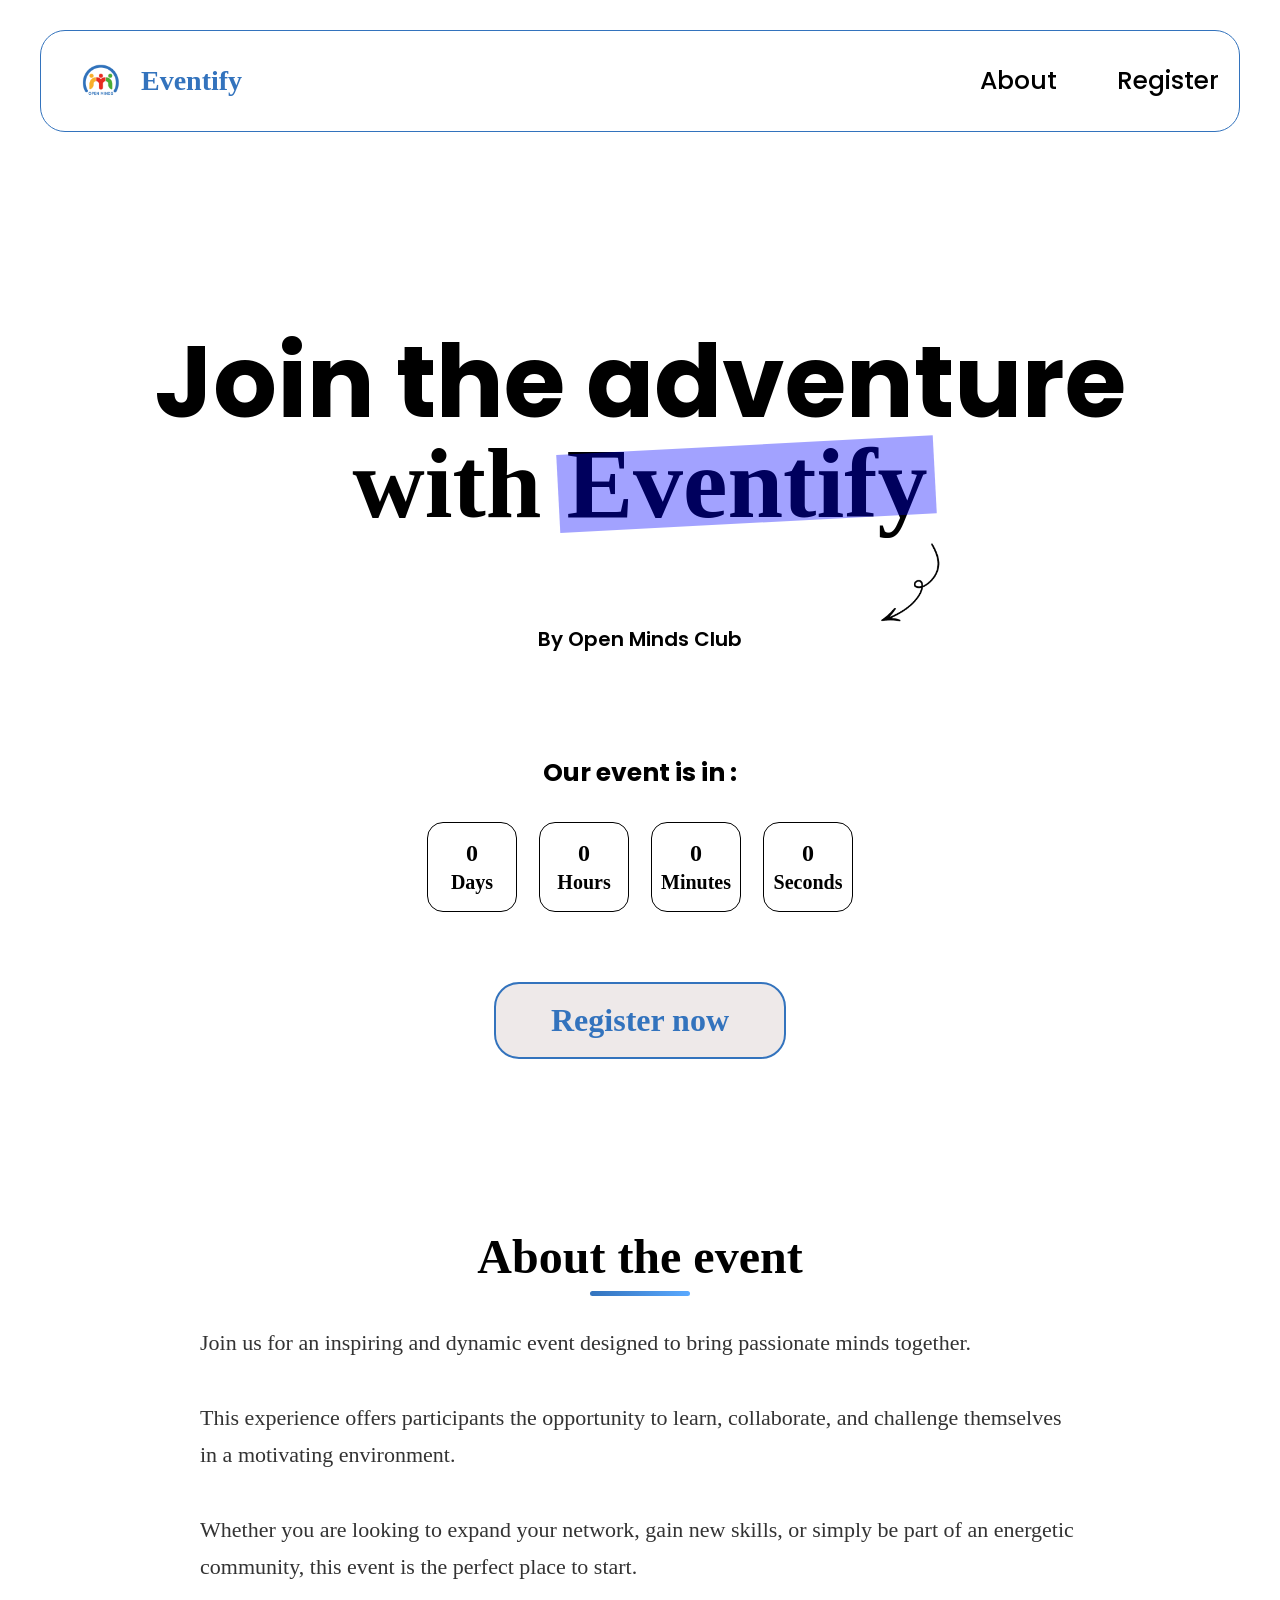
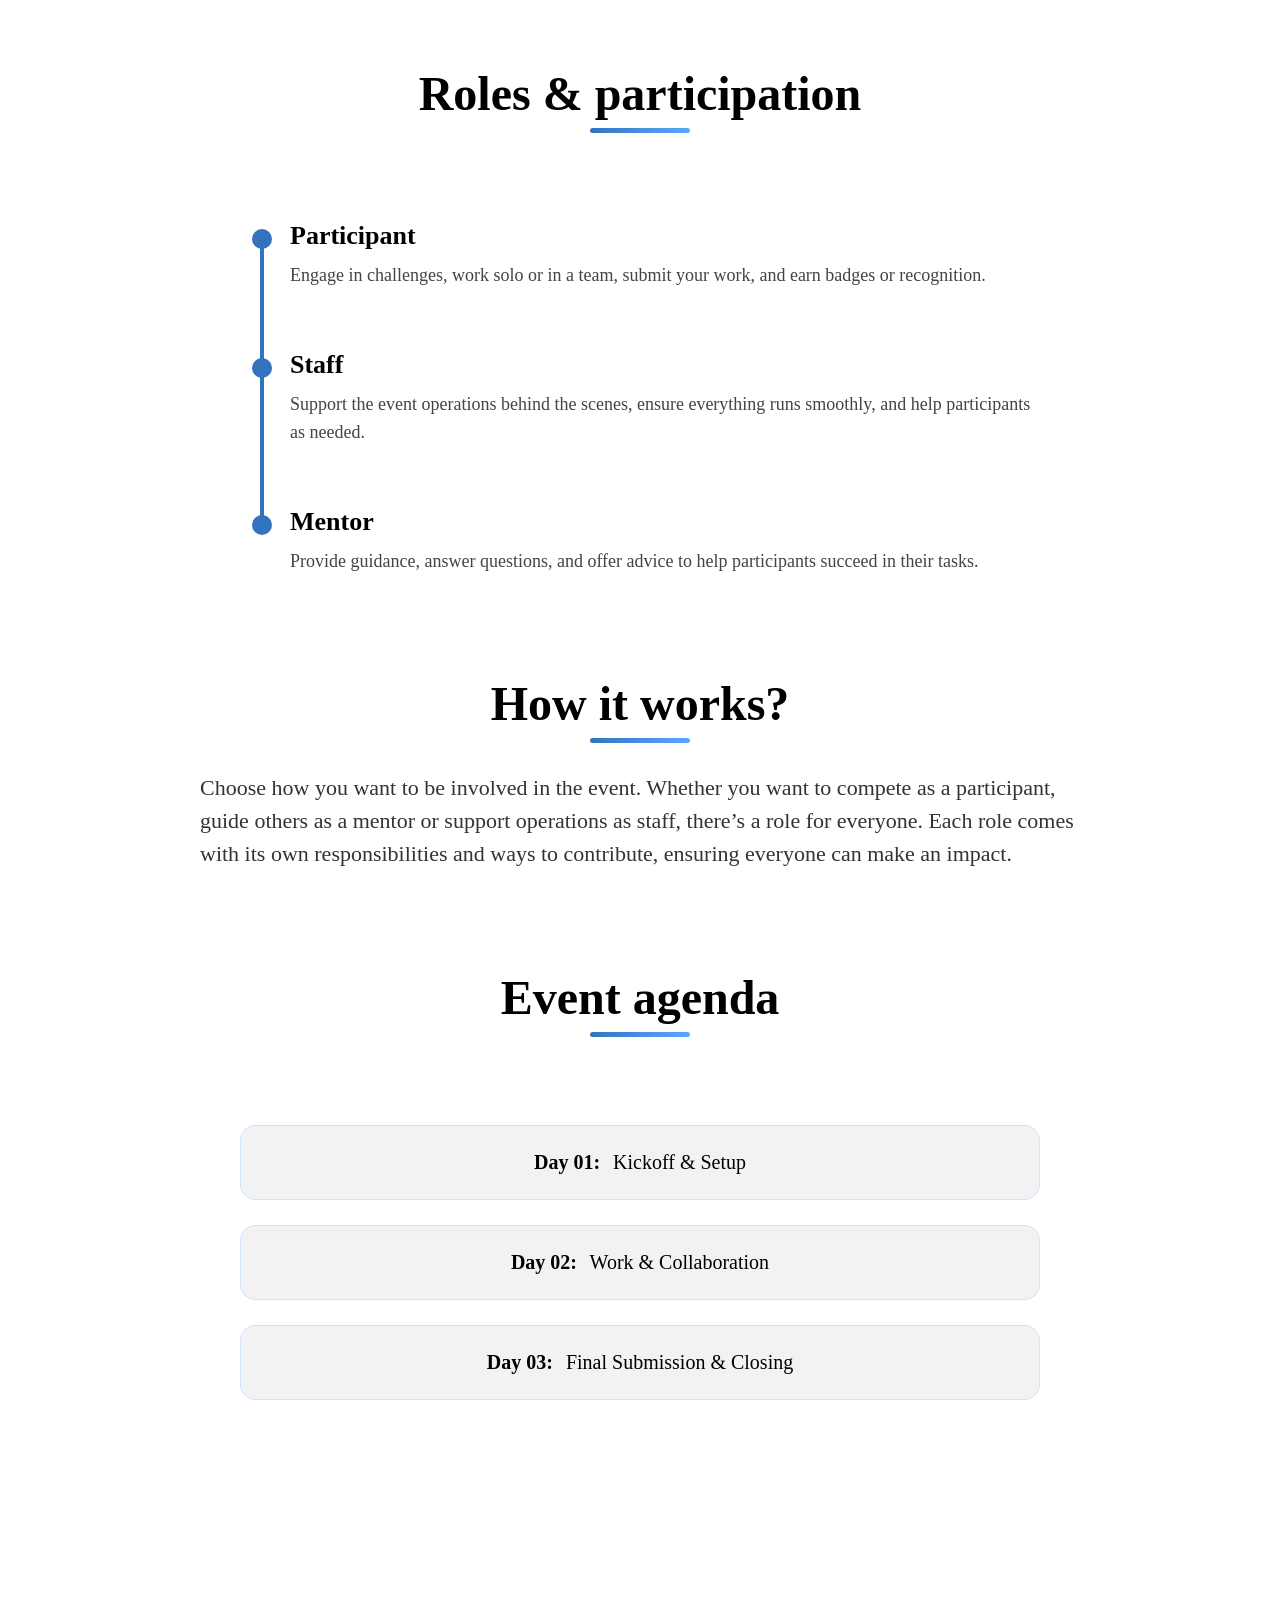
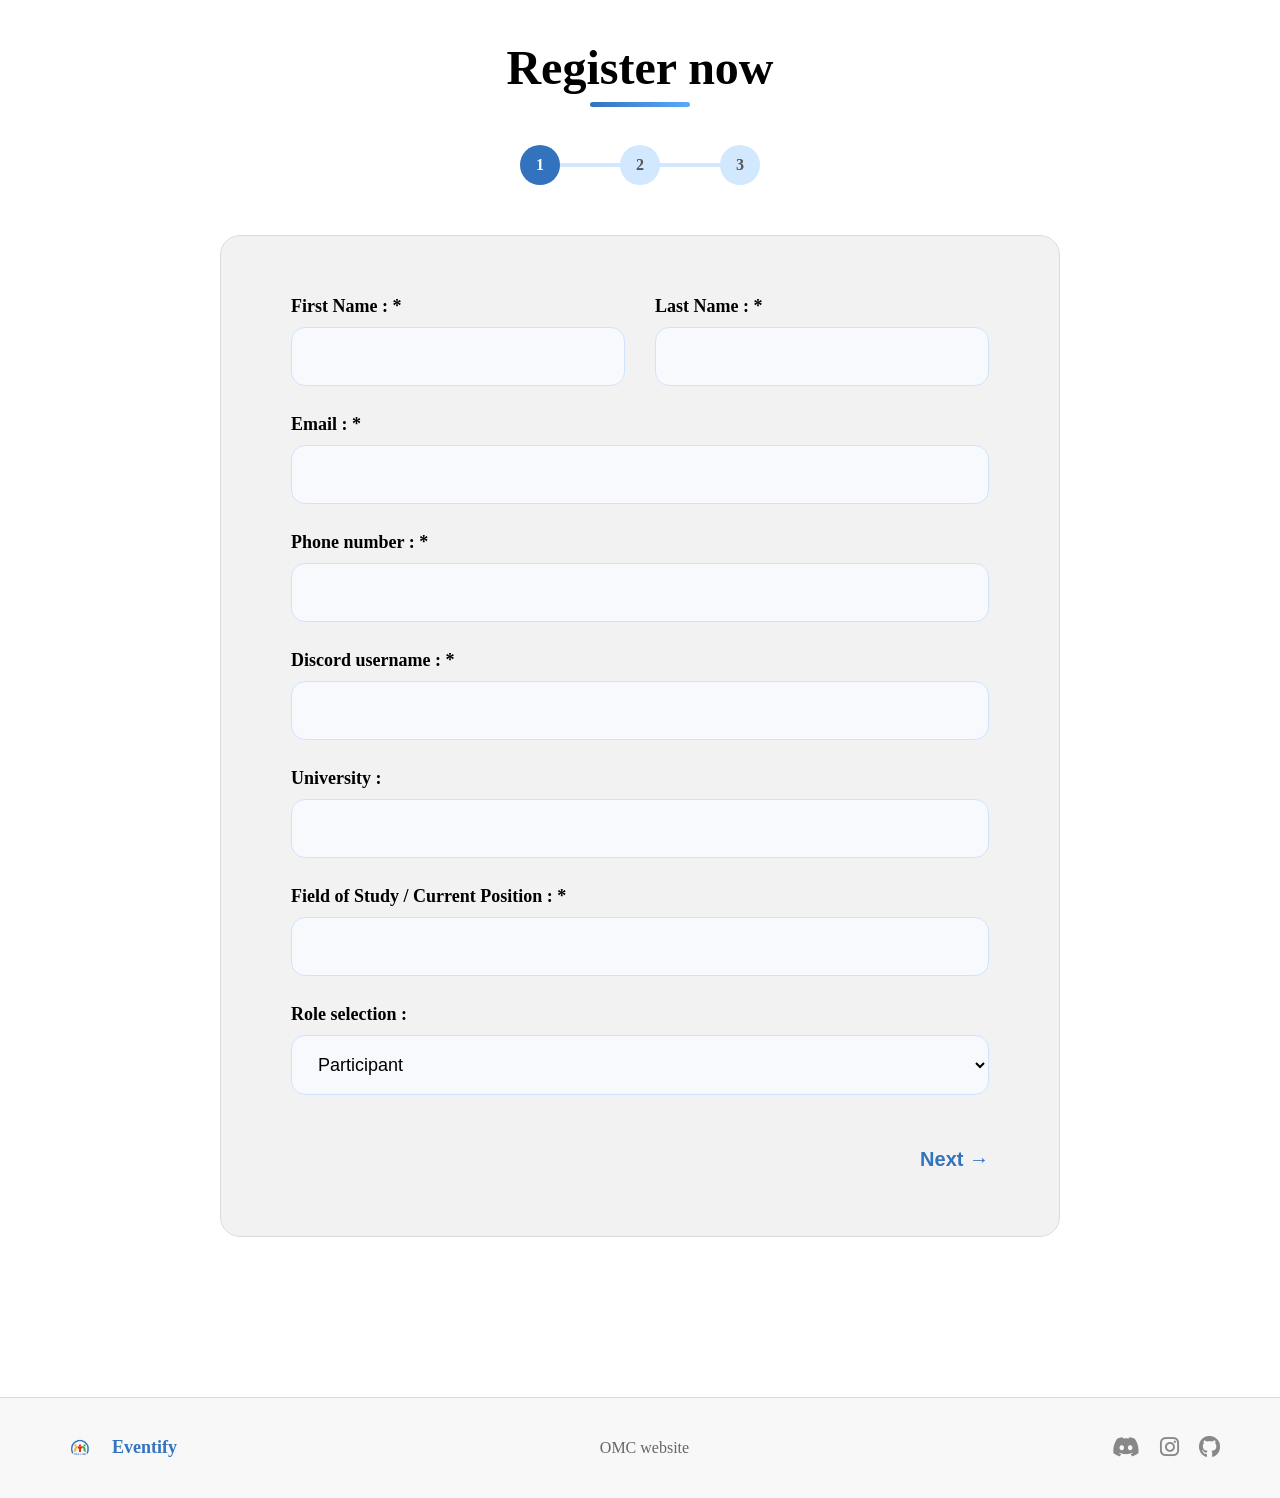
<file: index.html>
<!DOCTYPE html>
<lang="en">
<head>
    <meta charset="UTF-8">
    <meta name="keywords" content="
    event management,
    omc,
    Idathon,
    hackathon,
    coding event,
    Open Minds Club,
    USTHB event,
    programming competition,
    student tech event,
    algeria hackathon,
    coding competition,
    developer event,
    Eventify platform">
    <meta name="description" content="
    Eventify is a platform created by Open Minds Club to manage tech events, hackathons and registrations. 
    Join the adventure and participate in coding challenges with students and developers.">
    <meta name="viewport" content="width=device-width, initial-scale=1.0">
    <link rel="preconnect" href="https://fonts.googleapis.com">
    <link rel="preconnect" href="https://fonts.gstatic.com" crossorigin>
    <link rel="preconnect" href="https://fonts.googleapis.com">
    <link rel="preconnect" href="https://fonts.gstatic.com" crossorigin>
    <link href="https://fonts.googleapis.com/css2?family=Poppins:ital,wght@0,100;0,200;0,300;0,400;0,500;0,600;0,700;0,800;0,900;1,100;1,200;1,300;1,400;1,500;1,600;1,700;1,800;1,900&family=Raleway:ital,wght@0,100..900;1,100..900&display=swap" rel="stylesheet">
    <link href="https://fonts.googleapis.com/css2?family=Poppins:ital,wght@0,100;0,200;0,300;0,400;0,500;0,600;0,700;0,800;0,900;1,100;1,200;1,300;1,400;1,500;1,600;1,700;1,800;1,900&display=swap" rel="stylesheet">
    <link rel="stylesheet" href="frontend/css/style.css">
    <link rel="stylesheet" href="https://cdnjs.cloudflare.com/ajax/libs/font-awesome/6.5.0/css/all.min.css">
    <link rel="icon" type="image/png" href="frontend/images/OMC.png">
    <title>EVENTIFY</title>
</head>
<body>
    <header>
        <div class="logo">
            <img src="frontend/images/OMC.png" alt="omc logo">
            <h1>Eventify</h1>
        </div>
        <ul class="links">
            <li><a href="#about">About</a></li>
            <li><a href="#register-section">Register</a></li>
        </ul>
    </header>


    <section class="main">
        <div class="text">
            <h1 class="text-t"><span class="text-s">Join the adventure</span><br>
            with <span class="eventify"> Eventify</span></h1>
        </div>
        <div class="parg">
            <img src="frontend/images/Sahm.png" alt="sahm" class="sahm">
            <p>By Open Minds Club</p>
        </div>
        <div class="time">
            <p class="time-text">Our event is in :</p>
            <div class="countdown">
                <div class="box">
                    <h3 id="days">0</h3>
                    <p>Days</p>
                </div>
                <div class="box">
                    <h3 id="hours">0</h3>
                    <p>Hours</p>
                </div>
                <div class="box">
                    <h3 id="minutes">0</h3>
                    <p>Minutes</p>
                </div>
                <div class="box">
                    <h3 id="seconds">0</h3>
                    <p>Seconds</p>
                </div>
            </div>
        </div>
        <div class="btn">
            <a href="#register-section">Register now</a>
        </div>
    </section>
<!--suite-->

    <section class="about" id="about">
        <div class="container">
            <h2>About the event</h2>
            <p class="about-text">
                Join us for an inspiring and dynamic event designed to bring passionate minds together.<br><br>
                This experience offers participants the opportunity to learn, collaborate, and challenge themselves in a motivating environment.<br><br>
                Whether you are looking to expand your network, gain new skills, or simply be part of an energetic community, this event is the perfect place to start.
            </p>
        <h2 class="roles-title">Roles & participation</h2>

        <div class="roles-timeline">

            <div class="timeline-item">
                <div class="timeline-dot"></div>
                <div class="timeline-content">
                    <h3>Participant</h3>
                    <p>Engage in challenges, work solo or in a team, submit your work, and earn badges or recognition.</p>
                </div>
            </div>

            <div class="timeline-item">
                <div class="timeline-dot"></div>
                <div class="timeline-content">
                    <h3>Staff</h3>
                    <p>Support the event operations behind the scenes, ensure everything runs smoothly, and help participants as needed.</p>
                </div>
            </div>

            <div class="timeline-item">
                <div class="timeline-dot"></div>
                <div class="timeline-content">
                    <h3>Mentor</h3>
                    <p>Provide guidance, answer questions, and offer advice to help participants succeed in their tasks.</p>
                </div>
            </div>

        </div>

            <h2>How it works?</h2>
            <p class="how-text">
                Choose how you want to be involved in the event. Whether you want to compete as a participant,
                 guide others as a mentor or support operations as staff, there’s a role for everyone. 
                 Each role comes with its own responsibilities and ways to contribute, ensuring everyone can make an impact.
            </p>

            <h2>Event agenda</h2>

            <div class="agenda-wrapper">

                <div class="agenda-item">
                    <strong>Day 01:</strong> Kickoff & Setup
                </div>

                <div class="agenda-item">
                    <strong>Day 02:</strong> Work & Collaboration
                </div>

                <div class="agenda-item">
                    <strong>Day 03:</strong> Final Submission & Closing
                </div>

            </div>
        </div>
    </section>

    <section class="register" id="register-section">
        <div class="container">
            <h2>Register now</h2>

            <div class="progress">
                <div class="step active">1</div>
                <div class="step">2</div>
                <div class="step">3</div>
            </div>



            <!-- FORM 1 : Info personnelle -->
            <form class="register-form" id="form1">
                <div class="form-row">
                    <div class="form-group">
                        <label>First Name : *</label>
                        <input type="text" id="firstName" name="firstName" required maxlength="15">
                    </div>
                    <div class="form-group">
                        <label>Last Name : *</label>
                        <input type="text" id="lastName" name="lastName" required maxlength="15">
                    </div>
                </div>
                <div class="form-group">
                    <label>Email : *</label>
                    <input type="email" id="emailInput" name="email" required maxlength="200" autocomplete="email">
                </div>
                <div class="form-group">
                    <label>Phone number : *</label>
                    <input type="tel" id="phone" name="phone" required minlength="10" maxlength="12" pattern="[0-9+\-() ]{7,32}">
                </div>
                <div class="form-group">
                    <label>Discord username : *</label>
                    <input type="text" id="discordUsername" name="discordUsername" required maxlength="50">
                </div>
                <div class="form-group">
                    <label>University :</label>
                    <input type="text" id="university" name="university" maxlength="100">
                </div>
                <div class="form-group">
                    <label>Field of Study / Current Position : *</label>
                    <input type="text" id="fieldOfStudy" name="fieldOfStudy" maxlength="100" required>
                </div>
                <div class="form-group">
                    <label>Role selection :</label>
                    <select required id="roleSelect" name="role">
                        <option value="participant">Participant</option>
                    </select>
                </div>
                <div style="display: flex; justify-content: flex-end; margin-top: 20px;">
                    <button type="button" class="btn-register" id="next1">Next →</button>
                </div>
            </form>

            <!-- FORM 2 : Participant -->
            <form class="register-form" id="form2" style="display: none; margin-top: 40px;">
                <div class="form-group">
                    <label>Do you already have a team? *:</label>
                      <label class="radio-option">
                            <input type="radio" name="team" value="yes" required>
                            <span>Yes</span>
                        </label>
                        <label class="radio-option">
                            <input type="radio" name="team" value="no">
                            <span>No</span>
                        </label>
                </div>
                <div class="form-group">
                    <label>if yes, add your team name :</label>
                    <input type="text" id="teamName" name="teamName" maxlength="80">
                </div>
                <div class="form-group">
                    <label>Programming languages or tools you use :</label>
                    <input type="text" id="tools" name="tools" required maxlength="200">
                </div>
                <div class="form-group">
                    <label>Why do you want to participate? :</label>
                    <input type="text" id="motivation" name="motivation" required maxlength="300">
                </div>
                <div class="form-group">
                    <label>What do you expect from this event? :</label>
                    <input type="text" id="expectations" name="expectations" maxlength="300">
                </div>
                <div class="form-group">
                    <label>Your main skills :</label>
                    <input type="text" id="mainSkills" name="mainSkills" maxlength="200">
                </div>
                <div class="form-group">
                    <label>Skill Level :</label>
                    <select required id="skillLevelSelect" name="skillLevel">
                        <option value="">Select your skill level</option>
                        <option value="beginner">Beginner</option>
                        <option value="intermediate">Intermediate</option>
                        <option value="advanced">Advanced</option>
                    </select>
                </div>
                <div style="display: flex; justify-content: space-between; margin-top: 20px;">
                    <button type="button" class="btn-register" id="back2">← Back</button>
                    <button type="button" class="btn-register" id="next2">Next →</button>
                </div>
            </form>

            <!-- FORM 3 : Mentor -->
            <form class="register-form" id="form3" style="display: none; margin-top: 40px;">
                <div class="form-group">
                    <label>Years of Experience :</label>
                    <input type="text" id="yearsExperience" name="yearsExperience" required maxlength="40" autocomplete="off">
                </div>
                <div class="form-group">
                    <label>Portfolio :</label>
                    <input type="url" id="portfolio" name="portfolio" maxlength="200" placeholder="https://..." autocomplete="url">
                </div>
                <div class="form-group">
                    <label>Area of Expertise :</label>
                    <input type="text" id="expertiseArea" name="expertiseArea" maxlength="120" autocomplete="off">
                </div>
                <div class="form-group">
                    <label>Technologies / Tools mastered :</label>
                    <input type="text" id="masteredTools" name="masteredTools" maxlength="200" autocomplete="off">
                </div>
                <div class="form-group">
                    <label>Have you mentored before?</label>
                    <div class="radio-group">
                        <label class="radio-option">
                            <input type="radio" name="mentored" value="yes" required>
                            <span>Yes</span>
                        </label>
                        <label class="radio-option">
                            <input type="radio" name="mentored" value="no">
                            <span>No</span>
                        </label>
                    </div>
                </div>
                <div class="form-group">
                <label>Availability during the event :</label>
                <div id="shiftsMentor">
                    <div class="shift-row">
                        <select class="shift-day">
                            <option value="">Day</option>
                            <option value="day1">Day 1</option>
                            <option value="day2">Day 2</option>
                            <option value="day3">Day 3</option>
                        </select>
                        <select class="shift-time">
                            <option value="">Shift</option>
                            <option value="morning">Morning</option>
                            <option value="afternoon">Afternoon</option>
                            <option value="evening">Evening</option>
                            <option value="full">Full day</option>
                        </select>
                    </div>
                </div>
                <button type="button" class="add-shift-btn" onclick="addShift('shiftsMentor')">+ add shift</button>
                <input type="hidden" id="availabilityMentor" name="availability">
                </div>
                <div style="display: flex; justify-content: space-between; margin-top: 20px;">
                    <button type="button" class="btn-register" id="back3">← Back</button>
                    <button type="button" class="btn-register" id="next3">Next →</button>
                </div>
            </form>

            <!-- FORM 4 : Staff -->
            <form class="register-form" id="form4" style="display: none; margin-top: 40px;">
                <div class="form-group">
                    <label>Preferred Role :</label>
                    <input type="text" id="preferredRole" name="preferredRole" required maxlength="120" autocomplete="off">
                </div>
                <div class="form-group">
                    <label>Have you helped organize events before? (yes/no) :</label>
                    <select id="organizedBefore" name="organizedBefore" required>
                        <option value="">Select an option</option>
                        <option value="yes">Yes</option>
                        <option value="no">No</option>
                    </select>
                </div>
                <div class="form-group">
                    <label>Availability during the event :</label>
                    <div id="shiftsStaff">
                        <div class="shift-row">
                            <select class="shift-day">
                                <option value="">Day</option>
                                <option value="day1">Day 1</option>
                                <option value="day2">Day 2</option>
                                <option value="day3">Day 3</option>
                            </select>
                            <select class="shift-time">
                                <option value="">Shift</option>
                                <option value="morning">Morning</option>
                                <option value="afternoon">Afternoon</option>
                                <option value="evening">Evening</option>
                                <option value="full">Full day</option>
                            </select>
                        </div>
                    </div>
                    <button type="button" class="add-shift-btn" onclick="addShift('shiftsStaff')">+ add shift</button>
                    <input type="hidden" id="availabilityStaff" name="availability">
                </div>
                <div style="display: flex; justify-content: space-between; margin-top: 20px;">
                    <button type="button" class="btn-register" id="back4">← Back</button>
                    <button type="button" class="btn-register" id="next4">Next →</button>
                </div>
            </form>

            <!-- FORM FINAL : Confirmation -->
            <div class="register-form" id="final" style="display: none; margin-top: 40px; text-align: center;">
                <h4>Registration complete!</h4>
                <p>Thanks for joining Eventify. Keep an eye on your inbox for updates.</p>
                <div style="display: flex; justify-content: space-between; margin-top: 40px;">
                    <button type="button" class="btn-register" id="backFinal">← Back</button>
                    <button type="button" class="btn-register" id="submitFinal">Submit ✓</button>
                </div>
            </div>

            <!-- OTP Verification -->
            <div class="register-form" id="otpForm" style="display: none; margin-top: 40px; text-align: center;">
                <h4>Verify Your Email</h4>
                <p>Please enter the 6-digit OTP sent to your email address.</p>
                <div style="display: flex; justify-content: center; gap: 10px; margin: 20px 0;">
                    <input type="text" maxlength="1" class="otp-input" inputmode="numeric" pattern="[0-9]*">
                    <input type="text" maxlength="1" class="otp-input" inputmode="numeric" pattern="[0-9]*">
                    <input type="text" maxlength="1" class="otp-input" inputmode="numeric" pattern="[0-9]*">
                    <input type="text" maxlength="1" class="otp-input" inputmode="numeric" pattern="[0-9]*">
                    <input type="text" maxlength="1" class="otp-input" inputmode="numeric" pattern="[0-9]*">
                    <input type="text" maxlength="1" class="otp-input" inputmode="numeric" pattern="[0-9]*">
                </div>
                <div style="display: flex; justify-content: space-between; margin-top: 40px;">
                    <button type="button" class="btn-register" id="backOtp">← Back</button>
                    <button type="button" class="btn-register" id="verifyOtp">Verify OTP</button>
                </div>
            </div>

        </div>
    </section>

    <footer class="footer">
        <div class="footer-container">

        <div class="footer-left">
            <img src="frontend/images/OMC.png" alt="logo">
            <span>Eventify</span>
        </div>

        <div class="footer-center">
            <a href="https://www.openmindsclub.net/">OMC website</a>
        </div>

        <div class="footer-right">
            <a href="https://discord.com/invite/auupT4xpmP"><i class="fab fa-discord"></i></a>
            <a href="https://www.instagram.com/openmindsclub?utm_source=ig_web_button_share_sheet&igsh=ZDNlZDc0MzIxNw=="><i class="fab fa-instagram"></i></a>
            <a href="https://github.com/openmindsclub"><i class="fab fa-github"></i></a>
        </div>
        </div>
    </footer>
    <script src="frontend/js/script.js"></script>
</body>
</html>
</file>
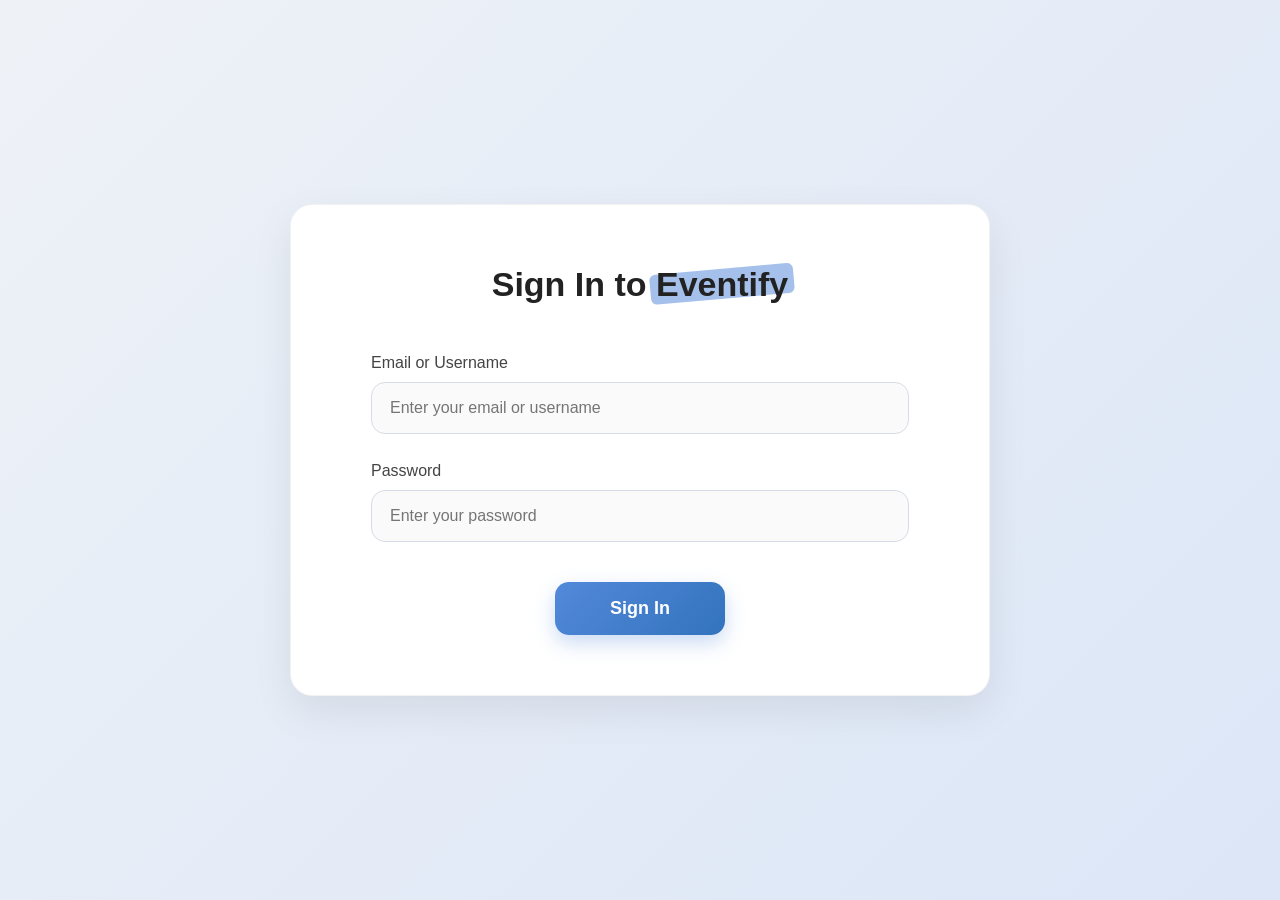
<file: frontend/html/admin.html>
<!DOCTYPE html>
<html lang="en">

<head>
<meta charset="UTF-8">
<meta name="viewport" content="width=device-width, initial-scale=1.0">
<title>Eventify Admin Panel</title>
<link rel="stylesheet" href="../css/admin.css">
<link rel="preconnect" href="https://fonts.googleapis.com">
<link rel="preconnect" href="https://fonts.gstatic.com" crossorigin>
<link href="https://fonts.googleapis.com/css2?family=DM+Sans:wght@400;500;600;700&display=swap" rel="stylesheet">
<link rel="stylesheet" href="https://cdnjs.cloudflare.com/ajax/libs/font-awesome/6.5.0/css/all.min.css">
</head>

<body>
    <button class="menu-btn" id="menuBtn">
        <i class="fa-solid fa-bars"></i>
    </button>
    <header id="sidebar">
        <div class="logo">
            <img src="../images/OMC.png" alt="omc logo">
            <h1>Eventify</h1>
        </div>
        <ul class="links-ul">
            <li><a href="eventManager.html">Event management</a></li>
            <li><a href="registrations.html">Registrations</a></li>
            <li><a href="users.html">Users list</a></li>
            <li><a href="login.html">Logout</a></li>
        </ul>
        </header>
        <main class="dashboard">
             <div class="welcome-card">
               <h2>
                Welcome back, <span class="admin">Admin</span> 👋
               </h2>
               <p class="welcome-text">
                We’re glad to have you here.  
                This is your control center for managing everything inside 
                <span class="eventify">Eventify</span>.
                </p>
                <p class="welcome-text">
                From here you can create and manage events, monitor registrations,
                and keep track of your community members with ease.
                </p>
                <p class="welcome-text highlight-msg">
                  Thank you for helping build an active and inspiring community.
                  Let’s make the next event amazing 🚀
                 </p>
             </div>
       </main>
        <script src="../js/admin.js"></script>
</body>
</html>
</file>
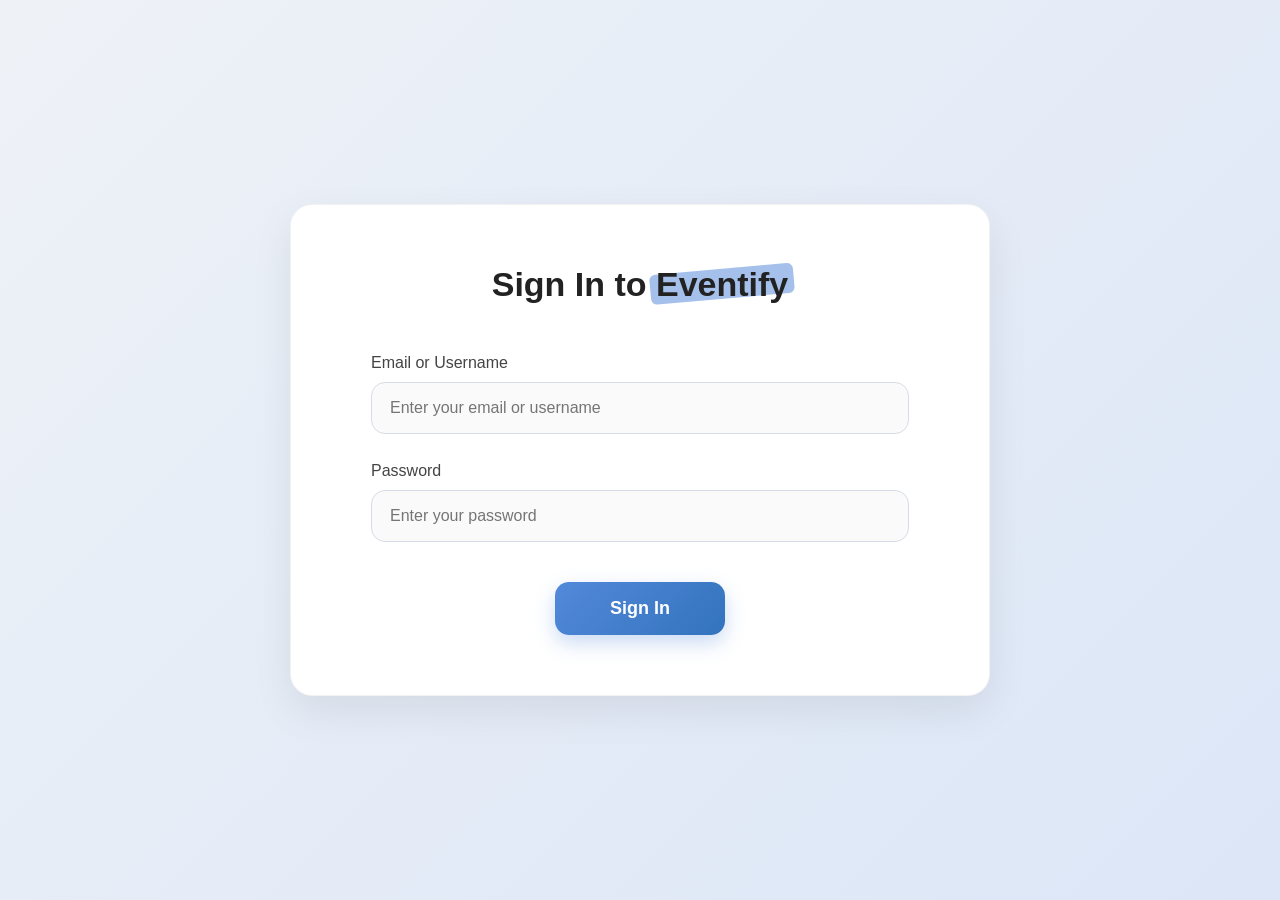
<file: frontend/html/eventManager.html>
<!DOCTYPE html>
<html lang="en">

<head>
    <meta charset="UTF-8">
    <meta name="viewport" content="width=device-width, initial-scale=1.0">
    <title>Event Management</title>
    <link rel="stylesheet" href="../css/admin.css">
    <link rel="stylesheet" href="../css/eventManager.css">
    <link href="https://fonts.googleapis.com/css2?family=DM+Sans:wght@400;500;600;700&display=swap" rel="stylesheet">
    <link rel="stylesheet" href="https://cdnjs.cloudflare.com/ajax/libs/font-awesome/6.5.0/css/all.min.css">

</head>



<body>
    <button class="menu-btn" id="menuBtn">
        <i class="fa-solid fa-bars"></i>
    </button>
    <header id="sidebar">
        <div class="logo">
            <img src="../images/OMC.png" alt="logo">
            <h1>Eventify</h1>
        </div>
        <ul class="links-ul">
            <li><a href="eventManager.html">Event management</a></li>
            <li><a href="registrations.html">Registrations</a></li>
            <li><a href="users.html">Users list</a></li>
            <li><a href="login.html">Logout</a></li>
        </ul>
    </header>
    <main class="dashboard">
        <button class="create-btn" id="createBtn">
            + Create event
        </button>
        <div class="event-container">
            <div class="event-overview">
                <h2>Event Overview</h2>
                <p>
                    <strong>Event Name:</strong> Ideathon
                </p>
                <p>
                    <strong>Description:</strong> ************
                </p>
                <p>
                    <strong>Date & time:</strong> 06/03/2026 , 17h
                </p>
                <p>
                    <strong>Number of days:</strong> 3 days
                </p>
                <div class="event-buttons">
                    <button class="btn edit-btn">
                        Edit event
                    </button>
                    <button class="btn delete-btn">
                        Delete event
                    </button>
                </div>
            </div>
            <div class="create-form" id="createForm">
                <h3>Create event</h3>
                <label>Event name</label>
                <input type="text" id="eventName" placeholder="Enter event name">
                <label>Description</label>
                <input id="eventDescription" type="text" placeholder="Enter event description">
                <label>Event day</label>
                <input type="date" id="eventDay">
                <label>Event time</label>
                <input type="time" id="eventTime">
                <label>Event type</label>
                <select id="eventType">
                    <option>External</option>
                    <option>Internal</option>
                </select>
                <label>Max number of participant</label>

                <input type="number" id="participants">
                <label>Max number of staff</label>
                <input type="number" id="staff">
                <label>Max number of mentor</label>
                <input type="number" id="mentor">

                <h4>Staff shift</h4>
                <div id="staffShiftContainer" class="shift-container">
                </div>
                <button type="button" class="add-shift-admin" onclick="addShift('staffShiftContainer')">
                    + add staff shift
                </button>

                <h4>Mentor shift</h4>
                <div id="mentorShiftContainer" class="shift-container">
                </div>
                <button type="button" class="add-shift-admin" onclick="addShift('mentorShiftContainer')">
                    + add mentor shift
                </button>

                <h4>Agenda</h4>
                <label>Number of days</label>
                <input type="number" id="daysNumber" placeholder="Enter number of days">
                <div id="agendaContainer"></div>
                <button class="btn save-btn" id="saveEvent">
                    Save event
                </button>
            </div>
        </div>
    </main>
    <script src="../js/admin.js"></script>
    <script src="../js/eventManager.js"></script>
</body>

</html>
</file>
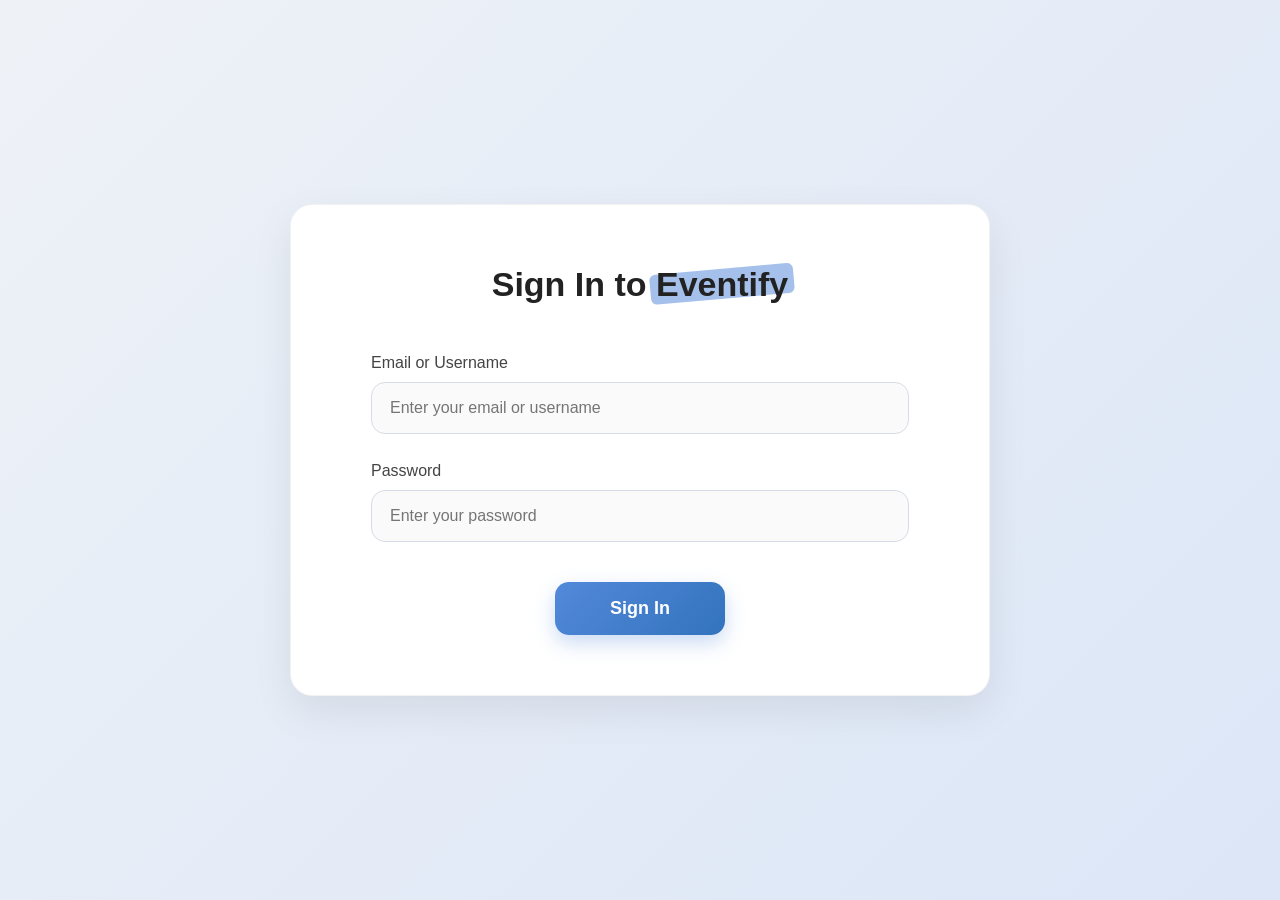
<file: frontend/html/login.html>
<!DOCTYPE html>
<html lang="en">

<head>
  <meta charset="UTF-8">
  <meta name="viewport" content="width=device-width, initial-scale=1.0">
  <title>Sign In - Eventify</title>
  <link href="https://fonts.googleapis.com/css2?family=DM+Sans:wght@400;600;700&display=swap" rel="stylesheet">
  <link rel="stylesheet" href="../css/login.css">
</head>

<body>
  <div class="card">
    <h1 class="card-title">
      Sign In to <span class="highlight">Eventify</span>
    </h1>
    <form id="loginForm">
      <div class="field">
        <label for="email">Email or Username</label>
        <input 
          type="text"
          id="email"
          name="email"
          placeholder="Enter your email or username"
          autocomplete="username"
          required
        >
      </div>
      <div class="field">
        <label for="password">Password</label>
        <input 
          type="password"
          id="password"
          name="password"
          placeholder="Enter your password"
          autocomplete="current-password"
          required
        >
      </div>
      <div class="btn-wrap">
        <button type="submit" class="btn-submit">
          Sign In
        </button>
      </div>
    </form>
  </div>

  <script src="../js/login.js"></script>
</body>
</html>
</file>
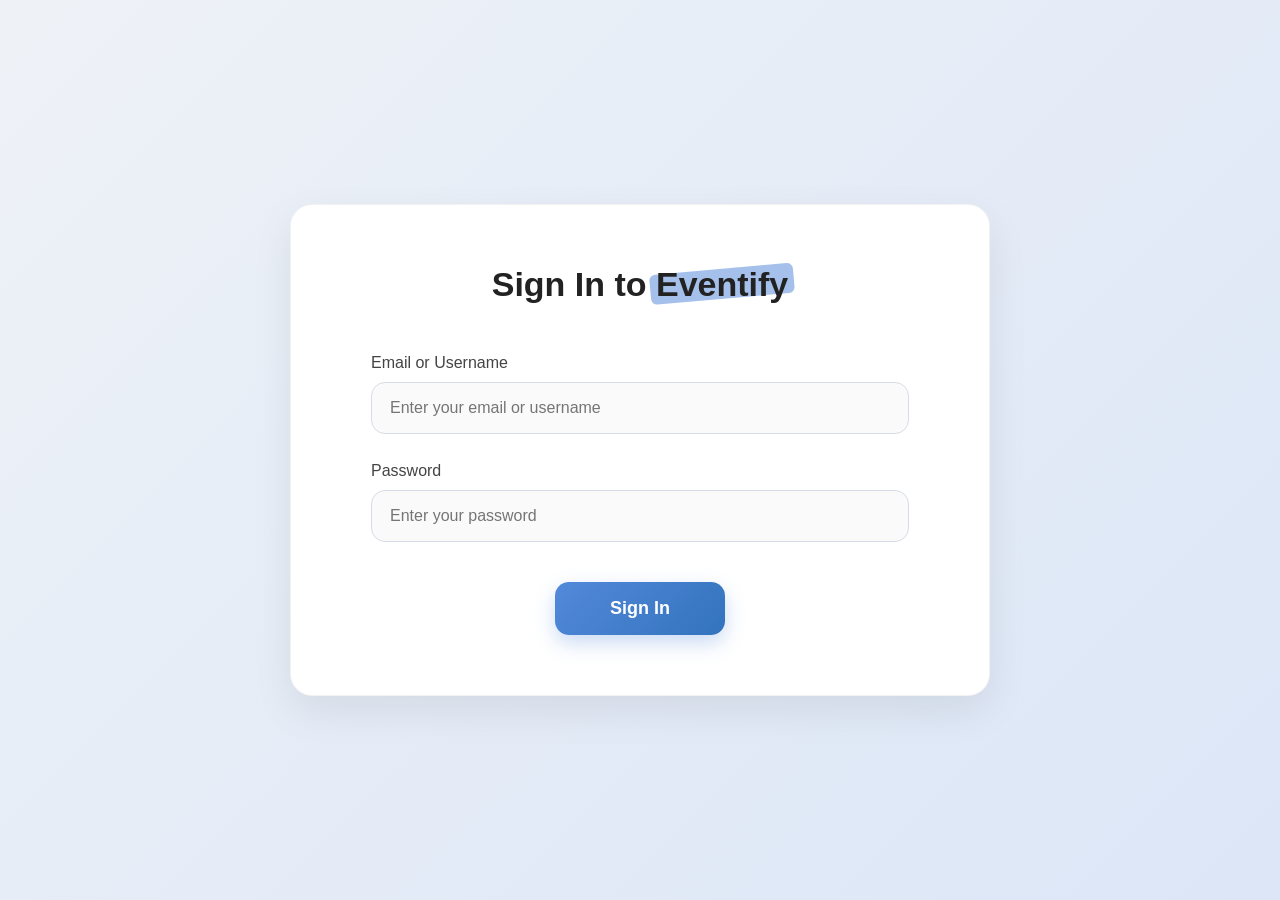
<file: frontend/html/registrations.html>
<!DOCTYPE html>
<html lang="en">

<head>
    <meta charset="UTF-8">
    <meta name="viewport" content="width=device-width, initial-scale=1.0">
    <title>Registrations</title>
    <link rel="stylesheet" href="../css/admin.css">
    <link rel="stylesheet" href="../css/registrations.css">
    <link rel="preconnect" href="https://fonts.googleapis.com">
    <link rel="preconnect" href="https://fonts.gstatic.com" crossorigin>
    <link href="https://fonts.googleapis.com/css2?family=DM+Sans:wght@400;500;600;700&display=swap" rel="stylesheet">
    <link rel="stylesheet" href="https://cdnjs.cloudflare.com/ajax/libs/font-awesome/6.5.0/css/all.min.css">
</head>

<body>
    <button class="menu-btn" id="menuBtn">
        <i class="fa-solid fa-bars"></i>
    </button>
    <header id="sidebar">
        <div class="logo">
            <img src="../images/OMC.png" alt="omc logo">
            <h1>Eventify</h1>
        </div>
        <ul class="links-ul">
            <li><a href="eventManager.html">Event management</a></li>
            <li><a href="registrations.html">Registrations</a></li>
            <li><a href="users.html">Users list</a></li>
            <li><a href="login.html">Logout</a></li>
        </ul>
    </header>

    <main class="dashboard">
        <div class="registrations-container">
            <div class="filter-box">
                <span>Filter by role</span>
                <select id="roleFilter">
                    <option value="all">All</option>
                    <option value="participant">Participant</option>
                    <option value="staff">Staff</option>
                    <option value="mentor">Mentor</option>
                </select>
            </div>
            <div class="registration-list">
                <div class="registration-card">
                    <div class="reg-info">
                        <p><strong>Registration date</strong></p>
                        <p>10/03/2026</p>
                    </div>
                    <div class="reg-info">
                        <p><strong>User</strong></p>
                        <p>xxxxxx</p>
                    </div>
                    <div class="reg-actions">
                        <button class="approve-btn">Approve</button>
                        <button class="reject-btn">Reject</button>
                        <button class="details-btn">View details</button>
                    </div>
                </div>
                <div class="registration-card">
                    <div class="reg-info">
                        <p><strong>Registration date</strong></p>
                        <p>10/03/2026</p>
                    </div>
                    <div class="reg-info">
                        <p><strong>User</strong></p>
                        <p>xxxxxx</p>
                    </div>
                    <div class="reg-actions">
                        <button class="approve-btn">Approve</button>
                        <button class="reject-btn">Reject</button>
                        <button class="details-btn">View details</button>
                    </div>
                </div>
            </div>
            <div class="user-details" id="userDetails">
                <h3>User details</h3>
                <div class="details-grid">
                    <p>First Name</p>
                    <p>XXXXXX</p>
                    <p>Last Name</p>
                    <p>XXXXXX</p>
                    <p>Email</p>
                    <p>XXXXXX@gmail.com</p>
                    <p>Discord username</p>
                    <p>XXXXXX</p>
                    <p>University</p>
                    <p>USTHB</p>
                    <p>Field of study</p>
                    <p>INFO</p>
                    <p>Role</p>
                    <p>Staff</p>
                    <p>Preferred role</p>
                    <p>Technical support</p>
                    <p>Organized before</p>
                    <p>Yes</p>
                    <p>Availability</p>
                    <p>Morning 9am → 11am</p>
                </div>
                <div class="details-actions">
                    <button class="approve-btn">Approve</button>
                    <button class="reject-btn">Reject</button>
                </div>
            </div>
        </div>
    </main>
    <script src="../js/admin.js"></script>
    <script src="../js/registrations.js"></script>
</body>

</html>
</file>
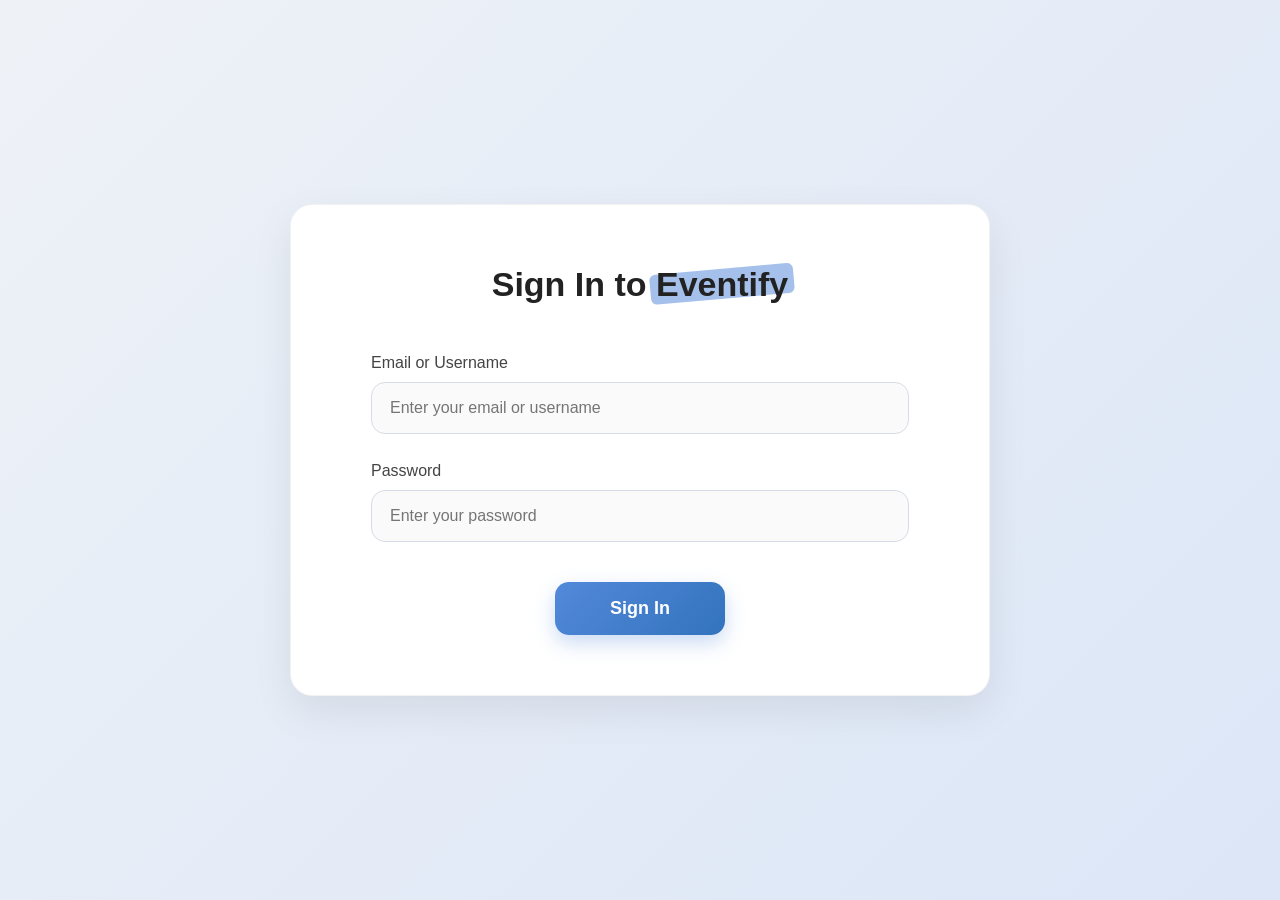
<file: frontend/html/users.html>
<!DOCTYPE html>
<html lang="en">

<head>
    <meta charset="UTF-8">
    <meta name="viewport" content="width=device-width, initial-scale=1.0">
    <title>Users list</title>
    <link rel="stylesheet" href="../css/admin.css">
    <link rel="stylesheet" href="../css/users.css">
    <link rel="preconnect" href="https://fonts.googleapis.com">
    <link rel="preconnect" href="https://fonts.gstatic.com" crossorigin>
    <link href="https://fonts.googleapis.com/css2?family=DM+Sans:wght@400;500;600;700&display=swap" rel="stylesheet">
    <link rel="stylesheet" href="https://cdnjs.cloudflare.com/ajax/libs/font-awesome/6.5.0/css/all.min.css">
</head>

<body>
    <button class="menu-btn" id="menuBtn">
        <i class="fa-solid fa-bars"></i>
    </button>

    <header id="sidebar">
        <div class="logo">
            <img src="../images/OMC.png" alt="omc logo">
            <h1>Eventify</h1>
        </div>
        <ul class="links-ul">
            <li><a href="eventManager.html">Event management</a></li>
            <li><a href="registrations.html">Registrations</a></li>
            <li><a href="users.html">Users list</a></li>
            <li><a href="login.html">Logout</a></li>
        </ul>
    </header>

    <main class="dashboard">
        <div class="users-container">
            <div class="filter-box">
                <span>Filter by role</span>
                <select id="userRoleFilter">
                    <option value="all">All</option>
                    <option value="participant">Participant</option>
                    <option value="staff">Staff</option>
                    <option value="mentor">Mentor</option>
                </select>
            </div>

            <div class="users-list" id="usersList">
                <!-- Filled by users.js -->
            </div>

            <div class="user-details" id="userDetails">
                <!-- Filled by users.js (same layout as registrations details) -->
            </div>
        </div>
    </main>

    <script src="../js/admin.js"></script>
    <script src="../js/users.js"></script>
</body>

</html>
</file>
<file: frontend/css/style.css>
*{
    margin: 0;
    padding: 0;
    box-sizing: border-box;
}


header{
    display: flex;
    justify-content: space-between;
    align-items: center;
    padding: 10px 20px;
    margin: 30px 40px;
    border-radius: 25px;
    border: 1px solid #3373bd;
}

header .logo{
    display: flex;
    align-items: center;
}

header .logo img{
    width: 80px;
    height: 80px;
    object-fit: cover;
}

header .logo h1{
    font-size: 28px;
    color: #3373bd;
}

.links{
    list-style: none;
    display: flex;
    gap: 60px;
}

.links li a{
    text-decoration: none;
    color: #000000;
    font-family: poppins;
    font-size: 25px;
    font-weight: 500;
    position: relative;
    font-family: "Poppins", sans-serif;
    transition: 0.3s;
}

.links li a::after{
    content: "";
    position: absolute;
    left: 0;
    bottom: -5px;
    width: 0%;
    height: 3px;
    background: #3373bd;
    transition: 0.3s;
}

.links li a:hover{
    color: #3373bd;
}

.links li a:hover::after{
    width: 100%;
}

.main{
    position: relative;
    text-align: center;
    margin-top: 200px;
}

.text{
    margin-bottom: 90px;
}


.text-s{
    font-family: "Poppins", sans-serif;
}

.text-t{
    margin: 0;
    line-height: 1;

}

.text h1{
    font-size: 100px;
    color: #000000;
}

.eventify{
    position: relative;
    z-index: -1;
}

.eventify::before{
    content: "";
    position: absolute;
    left: -8px;
    right: -8px;
    top: 50%;
    height: 70%;
    background: rgba(0, 0, 255, 0.365);
    transform: translateY(-50%) rotate(-3deg);
    z-index: 1;
}

.parg{
    font-size: 20px;
    font-weight: 600;
    color: #000000;
    font-family: "Poppins";
    margin-bottom: 70px;
}

.parg p{
    margin-bottom: 100px;
}

.sahm{
    width: 150px;
    position: absolute;
    top: 185px;   
    left: 840px;  
}

.time-text{
    font-size: 25px;
    font-weight: 700;
    color: #000000;
    font-family: "Poppins", sans-serif;
    margin-bottom: 10px;
}

.countdown {
    display: flex;
    justify-content: center;
    gap: 22px;
    margin-top: 30px;
}

.box {
    width: 90px;
    height: 90px;
    border: 1.5px solid #000000;
    border-radius: 16px;
    display: flex;
    flex-direction: column;
    justify-content: center;
    align-items: center;
    margin-bottom: 20px;
}

.box h3 {
    margin: 0;
    font-size: 24px;
    font-weight: 700;
}

.box p {
    margin: 4px 0 0;
    font-size: 20px;
    font-weight: 900;
}

.btn{
    text-align:center;
    margin-top: 50px;
    margin-bottom: 50px;
}

.btn a{
    display:inline-block;
    padding: 18px 55px;
    border: 2px solid #3373bd;
    border-radius:25px;
    text-decoration:none;
    font-size: 32px;
    font-weight: 600;
    color:#3373bd;
    background-color: #d5caca69;
}

.btn a:hover {
    background-color: #3373bd;
    color: white;
    transform: translateY(-3px);
    box-shadow: 0 8px 20px rgba(51, 115, 189, 0.3);
    transition: all 0.3s ease;
}

.btn a:active {
    transform: translateY(0);
    box-shadow: 0 4px 10px rgba(51, 115, 189, 0.2);
}

/*suite*/

.container {
    max-width: 1100px;
    margin: 0 auto;
    padding: 0 30px;
}

.about {
    padding: 120px 0 80px;
    text-align: center;
}


h2 {
    font-size: 48px;
    margin-bottom: 40px;
    color: #000;
    font-weight: 700;
    position: relative;
    display: inline-block;
}

h2::after {
    content: "";
    position: absolute;
    bottom: -12px;
    left: 50%;
    transform: translateX(-50%);
    width: 100px;
    height: 5px;
    background: linear-gradient(90deg, #3373bd, #5aa9ff);
    border-radius: 10px;
}

.about-text {
    text-align: left;
    direction: ltr;
    font-size: 22px;
    line-height: 1.7;
    color: #333;
    max-width: 880px;
    margin: 0 auto 80px;
}


.roles-timeline {
    position: relative;
    max-width: 800px;
    margin: 60px auto 100px;
    padding-left: 50px;
}

.roles-timeline::before {
    content: "";
    position: absolute;
    left: 20px;
    top: 20px;
    bottom: 45px;
    width: 4px;
    background: #3373bd;
    border-radius: 2px;
}

.timeline-item {
    position: relative;
    margin-bottom: 60px;
}

.timeline-dot {
    position: absolute;
    left: -38px;
    top: 8px;
    width: 20px;
    height: 20px;
    background: #3373bd;
    border-radius: 50%;
}

.timeline-content h3 {
    text-align: left;
    font-size: 26px;
    margin-bottom: 10px;
}

.timeline-content p {
    text-align: left;
    font-size: 18px;
    line-height: 1.6;
    color: #444;
}

.how-text {
    text-align: left;
    direction: ltr;
    font-size: 22px;
    line-height: 1.5;
    max-width: 880px;
    margin: 0 auto 100px;
    color: #333;
}

.agenda-wrapper {
    max-width: 800px;
    margin: 60px auto 100px;
    display: flex;
    flex-direction: column;
    gap: 25px;
}

.agenda-item {
    background: #f2f2f2;
    padding: 25px 30px;
    border-radius: 15px;
    border: 1.5px solid #cfe3ff;
    font-size: 20px;
    font-weight: 500;
    transition: 0.3s;
}

.agenda-item strong {
    color: #000;
    margin-right: 8px;
}

.agenda-item:hover {
    border-color: #3373bd;
    transform: translateX(8px);
}




.register {
    text-align: center;
    padding: 60px 0;
}

.register .container {
    max-width: 900px;
}

.register h2 {
    margin-bottom: 50px;
}


.register-form {
    background: #f2f2f2;
    padding: 60px 70px;
    border-radius: 20px;
    border: 1px solid #dcdcdc;
}

.progress {
    display: flex;
    justify-content: center;
    align-items: center;
    margin-bottom: 50px;
    position: relative;
    gap: 60px;
}

.progress::before {
    content: "";
    position: absolute;
    top: 50%;
    left: 40%;
    right: 40%;
    height: 4px;
    background: #d1e8ff;
    transform: translateY(-50%);
    z-index: 0;
}

.step {
    width: 40px;
    height: 40px;
    background: #d1e8ff;
    border-radius: 50%;
    display: flex;
    align-items: center;
    justify-content: center;
    font-weight: 700;
    color: #555;
    z-index: 1;
}

.step.active {
    background: #3373bd;
    color: white;
}
.form-row {
    display: grid;
    grid-template-columns: 1fr 1fr;
    gap: 30px;
}

.form-group {
    margin-bottom: 28px;
    text-align: left;
}

label {
    display: block;
    margin-bottom: 10px;
    font-size: 18px;
    font-weight: 600;
    color: #000;
}

input, select {
    width: 100%;
    padding: 18px 22px;
    border: 1.5px solid #cfe3ff;
    border-radius: 14px;
    font-size: 18px;
    background: #f7f9fc;
    transition: 0.25s;
}

input:focus, select:focus {
    outline: none;
    border-color: #3373bd;
    background: white;
}

.btn-register {
    position: relative;
    padding: 5px 0;
    background: none;
    border: none;
    color: #3373bd;
    font-size: 20px;
    font-weight: 600;
    cursor: pointer;
    
    margin-top: 20px;
}

.btn-register::after {
    content: "";
    position: absolute;
    left: 0;
    bottom: -4px;
    width: 0;
    height: 3px;
    background: #3373bd;
    border-radius: 5px;
    transition: width 0.3s ease;
}

.btn-register:hover {
    color: #1f4f88;
}

.btn-register:hover::after {
    width: 100%;
}

.radio-group {
    display: flex;
    flex-direction: column;
    gap: 12px;
    margin-top: 10px;
}

.radio-option {
    display: flex;
    align-items: center;
    gap: 10px;
    font-size: 18px;
    cursor: pointer;
}

.radio-option input {
    appearance: none;          
    width: 5px;
    height: 5px;
    border: 2px solid #3373bd;
    border-radius: 15px;   
    cursor: pointer;
    position: relative;
    transform: scale(0.5); 
}

.radio-option input:checked {
    background-color: #3373bd;
}

.shift-row {
    display: flex;
    gap: 12px;
    margin-bottom: 10px;
}

.shift-row select {
    flex: 1;
    padding: 14px 18px;
    border: 1.5px solid #cfe3ff;
    border-radius: 14px;
    font-size: 16px;
    background: #f7f9fc;
    cursor: pointer;
}

.add-shift-btn {
    background: none;
    border: none;
    color: #3373bd;
    font-size: 15px;
    font-weight: 600;
    cursor: pointer;
    padding: 4px 0;
    margin-top: 4px;
}

.add-shift-btn:hover {
    text-decoration: underline;
}

#final {
    display: none;
    margin-top: 40px;
    text-align: center;
}

#final h4 {
    font-size: 28px;
    margin-bottom: 15px;
    color: #3373bd;
}

#final p {
    font-size: 18px;
    color: #555;
    margin-bottom: 40px;
}

#final .btn-container {
    display: flex;
    justify-content: space-between;
    margin-top: 20px;
}


.register-form input[disabled] {
    background: #e0e0e0;
    border-color: #dcdcdc;
    color: #430bdd;
    cursor: not-allowed;
    width: 50px;
    height: auto;
}


footer {
    color: rgb(42, 42, 42);
    text-align: center;
    padding: 60px 0 30px;
}

.social {
    margin-bottom: 30px;
}

.social a {
    color: white;
    font-size: 36px;
    margin: 0 20px;
    transition: color 0.3s;
}

.social a:hover {
    color: #3373bd;
}

.footer {
    margin-top: 100px;
    padding: 30px 60px;
    border-top: 1px solid #dcdcdc;
    background: #f8f8f8;
}

.footer-container {
    display: flex;
    justify-content: space-between;
    align-items: center;
}



.footer-left {
    display: flex;
    align-items: center;
    gap: 12px;
}

.footer-left img {
    width: 40px;
    height: 40px;
}

.footer-left span {
    font-size: 18px;
    font-weight: 600;
    color: #3373bd;
}

.footer-center a {
    text-decoration: none;
    color: #666;
    font-size: 16px;
    transition: 0.3s;
}

.footer-center a:hover {
    color: #3373bd;
}

.footer-right {
    display: flex;
    gap: 20px;
}

.footer-right a {
    color: #888;
    font-size: 22px;
    transition: 0.3s;
}

.footer-right a:hover {
    color: #3373bd;
}


@media (max-width:700px){

header{
    margin:15px;
    padding:6px 12px;
    display:flex;
    justify-content:space-between;
    align-items:center;
}

header .logo img{
    width:40px;
    height:40px;
}

header .logo h1{
    font-size:16px;
}

.links{
    display:flex;
    flex-direction:row;
    gap:10px;
}

.links li a{
   font-size:12px;
}

.main{
   margin-top:120px;
   position: relative;
}
.text h1{
   font-size:45px;
}

.parg{
   font-size:16px;
}

.sahm{
position:absolute;
top: 110px;
left: 250px;
width:160px;
}

.countdown{
   gap:12px;
   flex-wrap:wrap;
}

.box{
   width:70px;
   height:70px;
}

.box h3{
   font-size:18px;
}

.box p{
   font-size:14px;
}

.btn a{
   font-size:22px;
   padding:12px 30px;
}

.form-row{
   grid-template-columns:1fr;
}

.register-form{
    padding:35px 25px;
}

h2{
    font-size:34px;
}

.about-text,
.how-text{
    font-size:18px;
}

.footer-container{
    display: flex;
    gap:20px;
}
}
</file>
<file: frontend/css/admin.css>
* {
    margin: 0;
    padding: 0;
    box-sizing: border-box;
    font-family: "DM Sans", sans-serif;
}


body {
    display: flex;
    min-height: 100vh;
    background: #f6f8fc;
}



header {
    width: 260px;
    background: #f4f6fb;
    border-right: 1px solid #d9e4ff;
    padding: 40px 25px;
    display: flex;
    flex-direction: column;
}



.logo {
    display: flex;
    align-items: center;
    gap: 10px;
    margin-bottom: 50px;
}

.logo img {
    width: 70px;
}

.logo h1 {
    font-size: 22px;
    color: #3373bd;
}


.links-ul {
    list-style: none;
    display: flex;
    flex-direction: column;
    gap: 18px;
}

.links-ul li a {
    display: block;
    text-decoration: none;
    color: #333;
    font-size: 16px;
    padding: 12px 15px;
    border-radius: 10px;
    transition: 0.2s;
}

.links-ul li a:hover {
    background: #5389DA4F;
    color: white;
}

.dashboard{
    flex:1;
    display:flex;
    justify-content:center;
    align-items:center;
    padding:60px;
    position:relative;
}



.welcome-card{
    background:linear-gradient(180deg,#ffffff,#fbfcff);
    border-radius:26px;
    padding:70px 90px;
    max-width:720px;
    width:100%;
    text-align:center;
    position:relative;
    border:1px solid #e8edff;
    box-shadow:
        0 30px 70px rgba(0,0,0,0.08),
        0 10px 25px rgba(83,137,218,0.08);

    transition:all .35s ease;
}

.welcome-card:hover{
    transform:translateY(-4px);
    box-shadow:
        0 35px 80px rgba(0,0,0,0.10),
        0 15px 30px rgba(83,137,218,0.15);
}

.welcome-card::before{
    content:"";
    position:absolute;
    width:340px;
    height:340px;

    background:linear-gradient(135deg,#3373bd,#5aa9ff);

    top:-150px;
    right:-150px;

    border-radius:50%;
    opacity:.12;
}

.welcome-card h2{
    font-size:42px;
    font-weight:700;
    color:#1d2433;
    margin-bottom:25px;
}

.admin{
    color:#3373bd;
}

.welcome-text{
    font-size:18px;
    line-height:1.7;
    color:#5c6575;
    margin-bottom:18px;
}


.highlight-msg{
    margin-top:25px;
    font-weight:600;
    color:#3373bd;
}

.eventify{
    position:relative;
    font-weight:600;
    color:#3373bd;
}

.eventify::before{
    content:"";
    position:absolute;

    left:-6px;
    right:-6px;
    top:50%;

    height:70%;
    background:#cfe0ff;

    transform:translateY(-50%) rotate(-2deg);
    z-index:-1;

    border-radius:5px;
}

.menu-btn{
    display: none;       
    position: fixed;
    top: 20px;
    left: 20px;
    width: 45px;
    height: 45px;
    background: #3373bd;
    color: white;
    border: none;
    border-radius: 10px;
    font-size: 20px;
    cursor: pointer;
    z-index: 1000;

    align-items: center;
    justify-content: center;

    box-shadow: 0 6px 15px rgba(0,0,0,0.2);
}


@media (max-width:700px){


.menu-btn{
    display:flex;
    margin-left:10px;
}



.logo{
    margin-top:60px;
}

header{
    position:fixed;
    left:-260px;
    top:0;
    height:100vh;
    transition:0.3s;
    z-index:999;
}

header.active{
    left:0;
}

.dashboard{
    width:100%;
    padding:100px 20px;
    display:flex;
    justify-content:center;
    align-items:center;
}

.welcome-card{
    width:100%;
    max-width:400px;
    padding:40px 30px;
}


.welcome-card h2{
    font-size:28px;
}

.welcome-card p{
    font-size:16px;
}

}
</file>
<file: frontend/css/eventManager.css>
.event-container{
    max-width:1100px;
    margin:auto;
    padding:50px 40px;
    display:grid;
    grid-template-columns:repeat(auto-fit,minmax(320px,1fr));
    gap:25px;

}

.dashboard{
    padding:40px;
    display:flex;
    flex-direction:column;
}

.create-btn{
    background:#5389DA4F;
    border:none;
    padding:12px 22px;
    border-radius:10px;
    font-size:14px;
    cursor:pointer;
    transition:0.25s;
    width:fit-content;
    margin-top: 20px;
}

.create-btn:hover{
    background:#5389da8a;
    transform:translateY(-2px);
}

.event-overview,
.event-box{
    background:white;
    padding:28px;
    border-radius:16px;
    border-left:6px solid #5389DA4F;
    box-shadow:0 12px 30px rgba(0,0,0,0.07);
    transition:0.25s;
}

.event-overview:hover,
.event-box:hover{
    transform:translateY(-5px);
    box-shadow:0 18px 40px rgba(0,0,0,0.12);
}

.event-overview h2,
.event-box h2{
    font-size:20px;
    margin-bottom:14px;
}

.event-overview p,
.event-box p{
    font-size:14px;
    margin-bottom:8px;
    color:#444;

}

.event-buttons,
.event-actions{
    margin-top:15px;
    display:flex;
    gap:10px;
}
.links-ul {
    list-style: none;
    display: flex;
    flex-direction: column;
    gap: 18px;
}

.links-ul li a {
    display: block;
    text-decoration: none;
    color: #333;
    font-size: 16px;
    padding: 12px 15px;
    border-radius: 10px;
    transition: 0.2s;
}

.links-ul li a:hover {
    background: #5389DA4F;
    color: white;
}

.links-ul li a.active {
    background: #3373bd;
    color: white;
}

.edit-btn{
    background:#5389DA4F;
    border:none;
    padding:8px 16px;
    border-radius:8px;
    cursor:pointer;
    transition:0.2s;
}

.edit-btn:hover{
    background:#5389da8a;
}
.delete-btn{
    background:#ff5a5a;
    color:white;
    border:none;
    padding:8px 16px;
    border-radius:8px;
    cursor:pointer;
}

.delete-btn:hover{
    background:#e34848;
}

.create-form{
    grid-column:1/-1;
    display:none;
    background:white;
    padding:35px;
    border-radius:16px;
    box-shadow:0 12px 30px rgba(0,0,0,0.07);
    max-width:600px;
}
.create-form h3{
    margin-bottom:18px;
}
.create-form label{
    display:block;
    margin-top:14px;
    font-weight:500;
}

.create-form input,
.create-form select,
.create-form textarea{

    width:100%;
    padding:10px;
    margin-top:6px;
    border-radius:8px;
    border:1px solid #ddd;
    font-size:14px;

}

.create-form input:focus,
.create-form select:focus,
.create-form textarea:focus{
    outline:none;
    border-color:#5389DA4F;
}

.save-btn{
    margin-top:18px;
    background:#5389DA4F;
    border:none;
    padding:12px 22px;
    border-radius:10px;
    cursor:pointer;
    transition:0.2s;
}

.save-btn:hover{
    background:#5389da8a;
}

.agenda-day{
    background:#f6f8fc;
    padding:12px;
    border-radius:10px;
    margin-top:12px;
    border-left:4px solid #5389DA4F;
}

.agenda-day h4{
    margin-bottom:6px;
}

.shift-container{
    display:grid;
    grid-template-columns:1.2fr 1fr 1fr auto;
    gap:10px;
    margin-bottom:8px;
}

.shift-container input{
    padding:8px 10px;
    border-radius:8px;
    border:1px solid #ddd;
    font-size:13px;
}


.add-shift-admin{
    margin-top:4px;
    margin-bottom:14px;
    background:none;
    border:none;
    color:#3373bd;
    font-size:14px;
    font-weight:600;
    cursor:pointer;
}


@media (max-width:700px){
    .event-container{
        grid-template-columns:1fr;
        padding:20px;
        width:100%;
    }

}
</file>
<file: frontend/css/login.css>
*,
*::before,
*::after{
  box-sizing:border-box;
  margin:0;
  padding:0;
}

body{
  min-height:100vh;
  display:flex;
  align-items:center;
  justify-content:center;
  background:linear-gradient(135deg,#eef2f7,#dce6f7);
  font-family:"Poppins",sans-serif;
}


/* CARD */

.card{
  width:700px;
  max-width:95%;
  background:#ffffff;
  border-radius:22px;
  padding:60px 80px;
  box-shadow:0 15px 40px rgba(0,0,0,0.08);
  border:1px solid rgba(0,0,0,0.05);
}


/* TITLE */

.card-title{
  text-align:center;
  font-size:34px;
  font-weight:700;
  margin-bottom:50px;
  color:#222;
}

.highlight{
  position:relative;
  z-index:1;
}

.highlight::before{
  content:"";
  position:absolute;
  left:-6px;
  right:-6px;
  top:50%;
  height:80%;
  background:#5389DA87;
  transform:translateY(-50%) rotate(-5deg);
  border-radius:6px;
  z-index:-1;
}


/* INPUT FIELDS */

.field{
  margin-bottom:28px;
}

.field label{
  display:block;
  font-size:16px;
  font-weight:500;
  margin-bottom:10px;
  color:#444;
}

.field input{
  width:100%;
  padding:16px 18px;
  border:1.5px solid #d6dce6;
  border-radius:14px;
  font-size:16px;
  outline:none;
  background:#fafafa;
  transition:all .25s ease;
}

.field input:focus{
  border-color:#4a7bdc;
  background:white;
  box-shadow:0 0 0 3px rgba(83,137,218,0.15);
}


/* BUTTON */

.btn-wrap{
  display:flex;
  justify-content:center;
  margin-top:40px;
}

.btn-submit{
  padding:16px 55px;
  border:none;
  border-radius:14px;
  background:linear-gradient(135deg,#5389da,#3373bd);
  color:white;
  font-size:18px;
  font-weight:600;
  cursor:pointer;
  transition:all .25s ease;
  box-shadow:0 8px 20px rgba(83,137,218,0.3);
}

.btn-submit:hover{
  transform:translateY(-2px);
  box-shadow:0 10px 25px rgba(83,137,218,0.4);
}

.btn-submit:active{
  transform:translateY(0);
}


/* RESPONSIVE */

@media (max-width:600px){

.card{
  padding:40px 25px;
}

.card-title{
  font-size:26px;
}

.btn-submit{
  width:100%;
}

}
</file>
<file: frontend/css/registrations.css>
.registrations-container{
    max-width:1000px;
    width:100%;
    margin:auto;
    padding:50px 40px;
}

.filter-box{
    background:white;
    padding:18px 26px;
    border-radius:16px;
    display:flex;
    justify-content:space-between;
    align-items:center;
    margin-bottom:35px;
    border:1px solid #e8edff;
    box-shadow:0 8px 20px rgba(0,0,0,0.05);
}

.filter-box span{
    font-weight:600;
    color:#333;
}

.filter-box select{
    border:1px solid #dfe6ff;
    padding:6px 12px;
    border-radius:8px;
    font-size:14px;
    cursor:pointer;
    outline:none;
}

.registration-card{
    background:white;
    padding:22px 28px;
    border-radius:16px;
    display:grid;
    grid-template-columns:2fr 2fr auto;
    align-items:center;
    gap:20px;
    margin-bottom:16px;
    border:1px solid #eef1ff;
    transition:all .25s ease;
    box-shadow:0 8px 20px rgba(0,0,0,0.05);
}

.registration-card:hover{
    transform:translateY(-3px);
    box-shadow:0 15px 35px rgba(0,0,0,0.08);
}

.reg-info{
    display:flex;
    flex-direction:column;
}

.reg-info p{
    font-size:14px;
    margin:3px 0;
    color:#444;
}

.reg-actions{
    display:flex;
    align-items:center;
    gap:10px;
}

.approve-btn{
    border:1px solid #27ae60;
    background:white;
    color:#27ae60;
    padding:8px 18px;
    border-radius:10px;
    cursor:pointer;
    font-size:13px;
    transition:0.2s;
}

.approve-btn:hover{
    background:#eaf7ef;
}

.reject-btn{
    border:1px solid #e74c3c;
    background:white;
    color:#e74c3c;
    padding:8px 18px;
    border-radius:10px;
    cursor:pointer;
    font-size:13px;
    transition:0.2s;
}

.reject-btn:hover{
    background:#fdeaea;
}

.details-btn{
    background:#eef3ff;
    border:none;
    padding:6px 12px;
    border-radius:8px;
    color:#3373bd;
    font-size:13px;
    cursor:pointer;
    transition:.2s;
}

.details-btn:hover{
    background:#3373bd;
    color:white;
}

.user-details{
    background:white;
    padding:40px;
    border-radius:20px;
    margin-top:40px;
    border:1px solid #e8edff;
    box-shadow:0 15px 40px rgba(0,0,0,0.06);
    display:none;
}

.user-details h3{
    margin-bottom:25px;
}

.details-grid{
    display:grid;
    grid-template-columns:1fr 1fr;

    gap:16px;

    font-size:15px;

    color:#444;
}

.details-actions{
    margin-top:30px;

    display:flex;

    gap:16px;
}

@media (max-width:768px){
.registrations-container{
    padding:30px 20px;
}
.registration-card{
    grid-template-columns:1fr;
    gap:10px;
}
.reg-actions{
    justify-content:flex-start;
}
.details-grid{
    grid-template-columns:1fr;
}
.details-actions{
    flex-direction:column;
}
.approve-btn,
.reject-btn{
    width:100%;
}
}
</file>
<file: frontend/css/users.css>
.users-container{
    max-width:1000px;
    width:100%;
    margin:auto;
    padding:50px 40px;
}

.filter-box{
    background:white;
    padding:18px 26px;
    border-radius:16px;
    display:flex;
    justify-content:space-between;
    align-items:center;
    margin-bottom:35px;
    border:1px solid #e8edff;
    box-shadow:0 8px 20px rgba(0,0,0,0.05);
}

.filter-box span{
    font-weight:600;
    color:#333;
}

.filter-box select{
    border:1px solid #dfe6ff;
    padding:6px 12px;
    border-radius:8px;
    font-size:14px;
    cursor:pointer;
    outline:none;
}

.users-list{
    display:flex;
    flex-direction:column;
}

.users-header{
    display:grid;
    grid-template-columns:2fr 2fr 1fr auto;
    gap:16px;
    padding:14px 20px;
    font-weight:600;
    color:#555;
}



.user-row{
    display:grid;
    grid-template-columns:2fr 2fr 1fr auto;
    gap:16px;
    align-items:center;
    padding:16px 20px;
    margin-bottom:12px;
    background:white;
    border-radius:14px;
    border:1px solid #eef1ff;
    transition:all .25s ease;
    box-shadow:0 8px 20px rgba(0,0,0,0.05);
}

.user-row:hover{
    transform:translateY(-2px);
    box-shadow:0 12px 30px rgba(0,0,0,0.08);
}

.user-row span{
    font-size:14px;
    color:#444;
}

.details-link{
    background:#eef3ff;
    border:none;
    padding:6px 12px;

    border-radius:8px;

    color:#3373bd;
    font-size:13px;
    font-weight:500;

    cursor:pointer;
    transition:.2s;
}

.details-link:hover{
    background:#3373bd;
    color:white;
}

.user-details{
    background:white;
    padding:40px;

    border-radius:20px;

    margin-top:45px;

    border:1px solid #e8edff;

    box-shadow:0 15px 40px rgba(0,0,0,0.06);

    display:none;
}

.user-details h3{
    margin-bottom:28px;
}

.details-grid{
    display:grid;
    grid-template-columns:1fr 1fr;
    gap:16px;
    font-size:15px;
    color:#444;
}

.details-actions{
    margin-top:30px;
    display:flex;
    gap:16px;
}

.approve-btn,
.reject-btn{
    border:1px solid #5389DA;
    background:white;

    padding:10px 20px;
    border-radius:10px;

    cursor:pointer;

    font-size:14px;
    font-weight:500;

    transition:0.2s;
}

.approve-btn{
    color:#27ae60;
    border-color:#27ae60;
}

.approve-btn:hover{
    background:#eaf7ef;
}

.reject-btn{
    color:#e74c3c;
    border-color:#e74c3c;
}

.reject-btn:hover{
    background:#fdeaea;
}

@media (max-width:768px){

.users-container{
    padding:30px 20px;
}

.users-header{
    display:none;
}

.user-row{
    grid-template-columns:1fr;
    gap:8px;

    padding:18px;
}

.details-grid{
    grid-template-columns:1fr;
}

.details-actions{
    flex-direction:column;
}

.approve-btn,
.reject-btn{
    width:100%;
}

}
</file>
